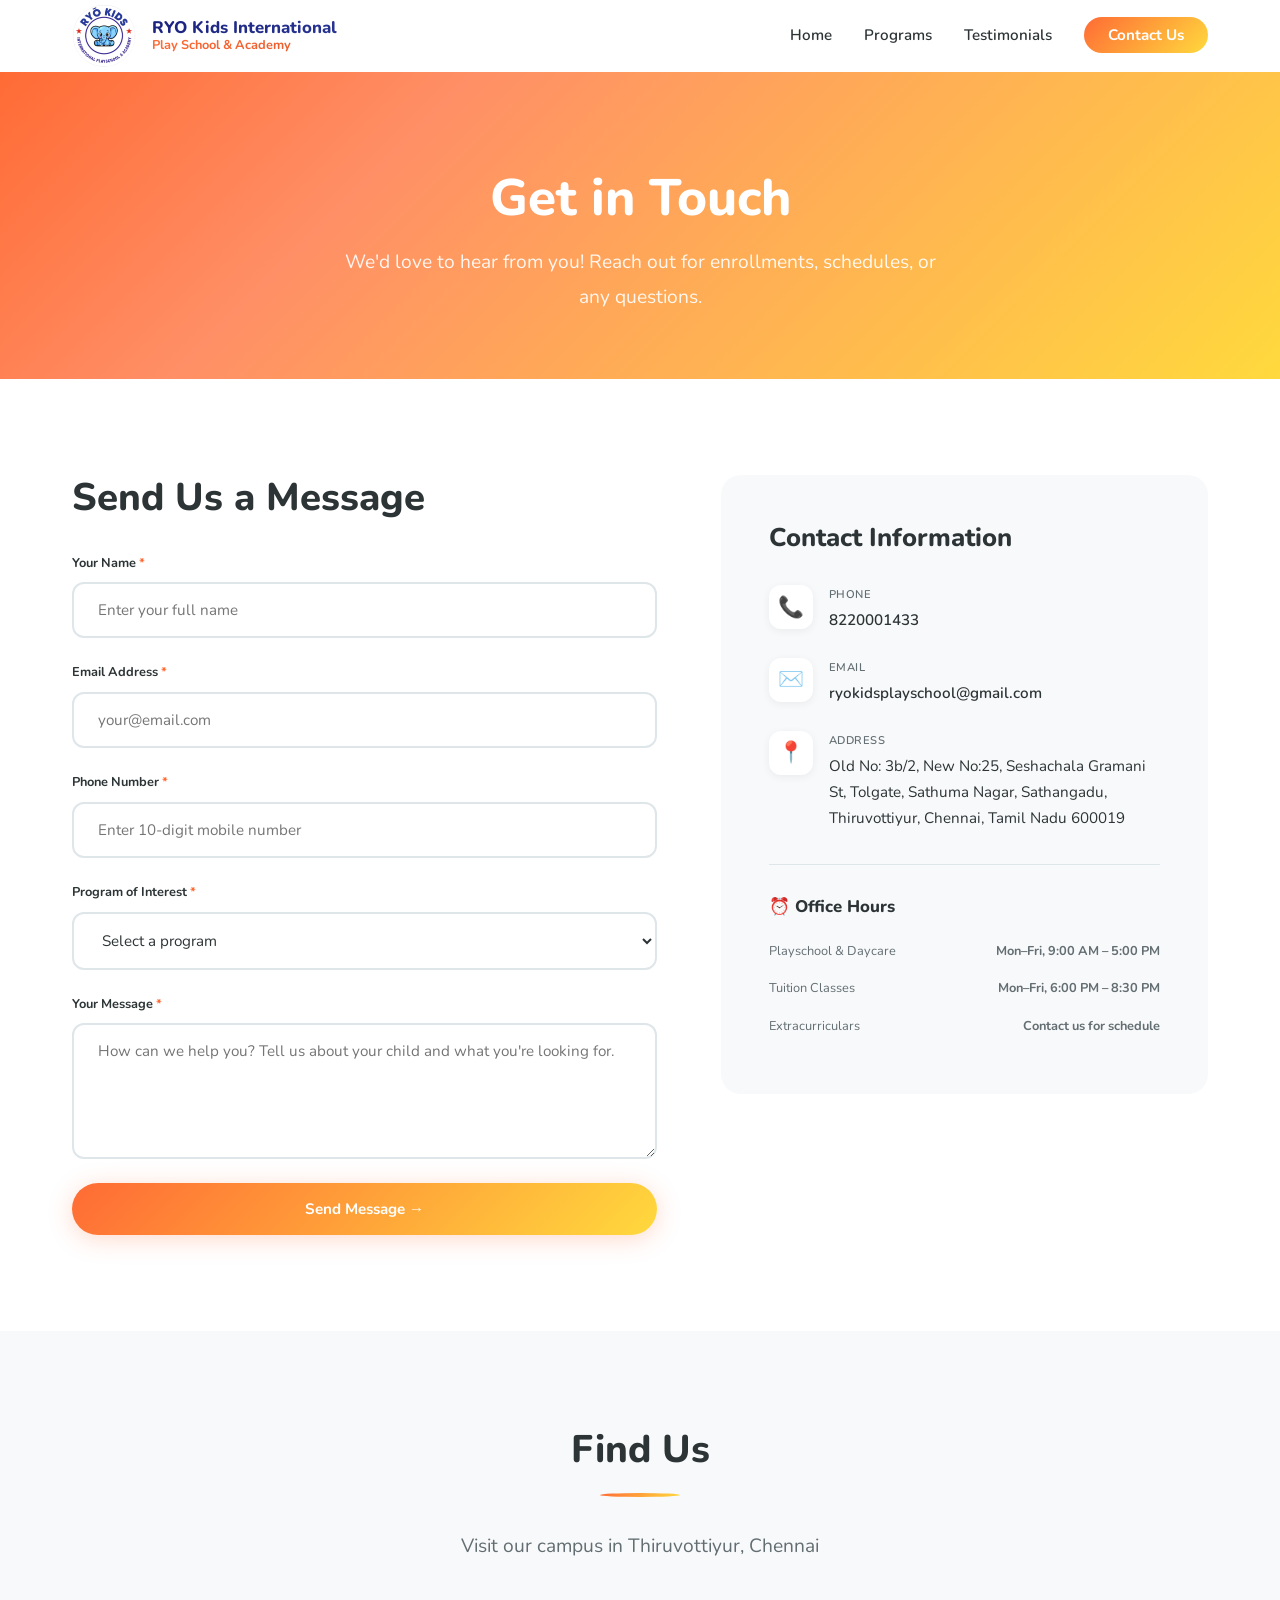
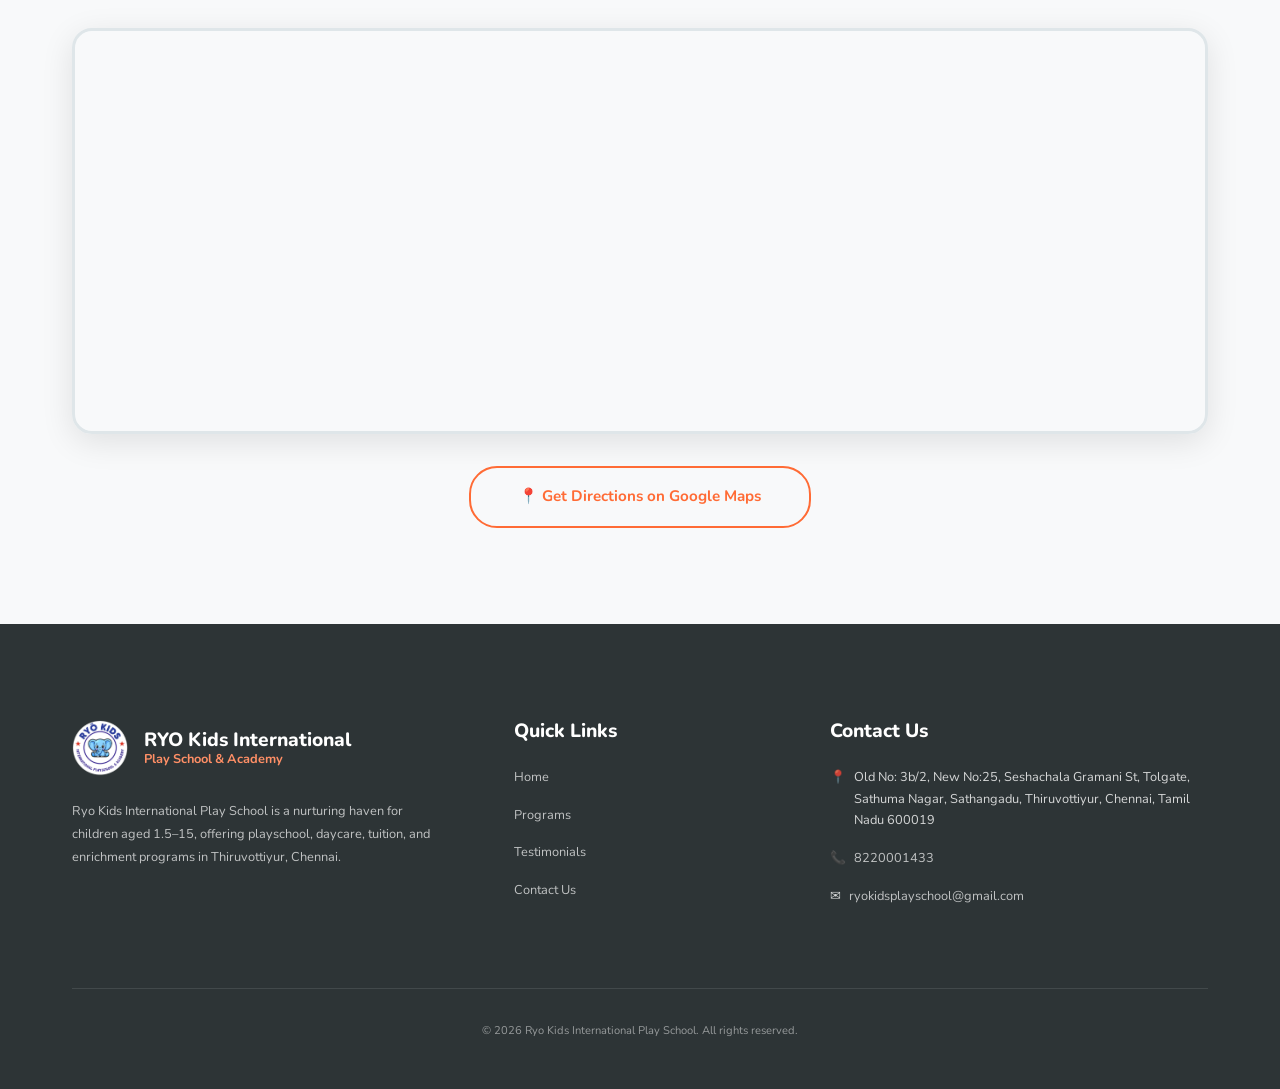
<file: contact.html>
<!DOCTYPE html>
<html lang="en">
<head>
  <meta charset="UTF-8">
  <meta name="viewport" content="width=device-width, initial-scale=1.0">
  <title>Contact Us | RYO Kids International Play School & Academy</title>
  <meta name="description" content="Contact RYO Kids International Play School & Academy for enrollments, fees, and schedules. Visit us at Thiruvottiyur, Chennai or call 8220001433.">
  <meta name="keywords" content="contact Ryo Kids, playschool enrollment Chennai, daycare admission Thiruvottiyur, kids program enquiry">
  <meta name="robots" content="index, follow">
  <meta name="google-site-verification" content="6ZugREjuafzNDoORmCs0Cfgq9xU_PKyqQUPVaTfYRO0">
  <link rel="canonical" href="http://ryokidsplayschool.com/contact.html">

  <!-- Open Graph -->
  <meta property="og:site_name" content="RYO Kids International Play School & Academy">
  <meta property="og:title" content="Contact Us | RYO Kids International Play School & Academy">
  <meta property="og:description" content="Get in touch for enrollments, schedules, and fees. We're in Thiruvottiyur, Chennai.">
  <meta property="og:type" content="website">
  <meta property="og:url" content="http://ryokidsplayschool.com/contact.html">
  <meta property="og:image" content="http://ryokidsplayschool.com/images/logo.png">

  <!-- Google Fonts -->
  <link rel="preconnect" href="https://fonts.googleapis.com">
  <link rel="preconnect" href="https://fonts.gstatic.com" crossorigin>
  <link href="https://fonts.googleapis.com/css2?family=Nunito:wght@400;600;700;800&display=swap" rel="stylesheet">

  <link rel="icon" type="image/png" href="images/logo.png">
  <link rel="stylesheet" href="index.css">

  <!-- Google Analytics -->
  <script async src="https://www.googletagmanager.com/gtag/js?id=G-XXXXXXXXXX"></script>
  <script>
    window.dataLayer = window.dataLayer || [];
    function gtag(){dataLayer.push(arguments);}
    gtag('js', new Date());
    gtag('config', 'G-XXXXXXXXXX');
  </script>
</head>
<body>
  <!-- Header -->
  <header class="header" id="header">
    <nav class="nav container" aria-label="Main navigation">
      <a class="nav-logo" href="index.html">
        <img src="images/logo.png" alt="RYO Kids Logo" class="nav-logo-img"><span class="logo-text"><span class="logo-line1">RYO Kids International</span><span class="logo-line2">Play School & Academy</span></span>
      </a>
      <ul class="nav-links" id="nav-links">
        <li><a href="index.html">Home</a></li>
        <li><a href="programs.html">Programs</a></li>
        <li><a href="testimonials.html">Testimonials</a></li>
        <li><a href="contact.html" class="nav-cta active">Contact Us</a></li>
      </ul>
      <button class="nav-toggle" id="nav-toggle" aria-label="Toggle navigation" aria-expanded="false">☰</button>
    </nav>
    <div class="nav-overlay" id="nav-overlay"></div>
  </header>

  <main>
    <!-- Page Hero -->
    <section class="page-hero" id="page-hero">
      <div class="container">
        <h1>Get in Touch</h1>
        <p>We'd love to hear from you! Reach out for enrollments, schedules, or any questions.</p>
      </div>
    </section>

    <!-- Contact Section -->
    <section class="section" id="contact-section">
      <div class="container">
        <div class="contact-layout">

          <!-- Contact Form -->
          <div>
            <h2 style="margin-bottom: var(--space-xl);">Send Us a Message</h2>
            <!-- Configure form action URL to your backend endpoint -->
            <form id="contact-form" class="contact-form" action="#" method="POST" novalidate>

              <div class="form-group">
                <label for="name">Your Name <span style="color: var(--color-primary);">*</span></label>
                <input type="text" id="name" name="name" required placeholder="Enter your full name" autocomplete="name">
                <span class="form-error-text">Please enter your name</span>
              </div>

              <div class="form-group">
                <label for="email">Email Address <span style="color: var(--color-primary);">*</span></label>
                <input type="email" id="email" name="email" required placeholder="your@email.com" autocomplete="email">
                <span class="form-error-text">Please enter a valid email address</span>
              </div>

              <div class="form-group">
                <label for="phone">Phone Number <span style="color: var(--color-primary);">*</span></label>
                <input type="tel" id="phone" name="phone" required placeholder="Enter 10-digit mobile number" autocomplete="tel" maxlength="10" pattern="[0-9]{10}" inputmode="numeric">
                <span class="form-error-text">Please enter a valid 10-digit mobile number</span>
              </div>

              <div class="form-group">
                <label for="program">Program of Interest <span style="color: var(--color-primary);">*</span></label>
                <select id="program" name="program" required>
                  <option value="">Select a program</option>
                  <option value="playschool">Playschool & Daycare</option>
                  <option value="tuition">Tuition (Grades 1–10)</option>
                  <option value="drawing">Drawing</option>
                  <option value="karate">Karate</option>
                  <option value="dance">Dance</option>
                  <option value="keyboard">Keyboard Music</option>
                  <option value="handwriting">Handwriting</option>
                  <option value="yoga">Yoga</option>
                  <option value="tenth-grade">10th Grade Special Coaching</option>
                  <option value="summer-classes">Summer Classes</option>
                </select>
                <span class="form-error-text">Please select a program</span>
              </div>

              <div class="form-group">
                <label for="message">Your Message <span style="color: var(--color-primary);">*</span></label>
                <textarea id="message" name="message" rows="5" required placeholder="How can we help you? Tell us about your child and what you're looking for."></textarea>
                <span class="form-error-text">Please enter your message</span>
              </div>

              <button type="submit" class="btn-primary" id="submit-btn" style="width: 100%; justify-content: center;">Send Message →</button>

              <!-- Success Message -->
              <div id="form-success" class="form-message success" style="display: none;">
                ✅ Thank you for reaching out! We'll get back to you within 24 hours.
              </div>

              <!-- Error Message -->
              <div id="form-error" class="form-message error" style="display: none;">
                ❌ Something went wrong. Please try again, or contact us directly at <a href="tel:8220001433">8220001433</a> or <a href="mailto:ryokidsplayschool@gmail.com">ryokidsplayschool@gmail.com</a>
              </div>
            </form>
          </div>

          <!-- Contact Info Sidebar -->
          <div>
            <div class="contact-info-card">
              <h3>Contact Information</h3>

              <div class="contact-info-item">
                <div class="contact-info-icon">📞</div>
                <div>
                  <div class="contact-info-label">Phone</div>
                  <a href="tel:8220001433">8220001433</a>
                </div>
              </div>

              <div class="contact-info-item">
                <div class="contact-info-icon">✉️</div>
                <div>
                  <div class="contact-info-label">Email</div>
                  <a href="mailto:ryokidsplayschool@gmail.com">ryokidsplayschool@gmail.com</a>
                </div>
              </div>

              <div class="contact-info-item">
                <div class="contact-info-icon">📍</div>
                <div>
                  <div class="contact-info-label">Address</div>
                  <span>Old No: 3b/2, New No:25, Seshachala Gramani St, Tolgate, Sathuma Nagar, Sathangadu, Thiruvottiyur, Chennai, Tamil Nadu 600019</span>
                </div>
              </div>

              <div class="office-hours">
                <h4>⏰ Office Hours</h4>
                <div class="office-hours-item">
                  <span>Playschool & Daycare</span>
                  <strong>Mon–Fri, 9:00 AM – 5:00 PM</strong>
                </div>
                <div class="office-hours-item">
                  <span>Tuition Classes</span>
                  <strong>Mon–Fri, 6:00 PM – 8:30 PM</strong>
                </div>
                <div class="office-hours-item">
                  <span>Extracurriculars</span>
                  <strong>Contact us for schedule</strong>
                </div>
              </div>
            </div>
          </div>

        </div>
      </div>
    </section>

    <!-- Google Map Section -->
    <section class="section section-alt" id="map-section">
      <div class="container">
        <h2 class="section-title">Find Us</h2>
        <p class="section-subtitle">Visit our campus in Thiruvottiyur, Chennai</p>

        <div class="map-container">
          <iframe
            src="https://www.google.com/maps/embed?pb=!1m18!1m12!1m3!1d3885.2!2d80.3!3d13.15!2m3!1f0!2f0!3f0!3m2!1i1024!2i768!4f13.1!3m3!1m2!1s0x0%3A0x0!2sSeshachala+Gramani+St%2C+Sathangadu%2C+Thiruvottiyur%2C+Chennai%2C+Tamil+Nadu+600019!5e0!3m2!1sen!2sin!4v1"
            width="100%"
            height="400"
            style="border:0;"
            allowfullscreen=""
            loading="lazy"
            referrerpolicy="no-referrer-when-downgrade"
            title="Ryo Kids International Play School Location"
          ></iframe>
        </div>

        <div class="text-center" style="margin-top: var(--space-xl);">
          <a class="btn-secondary" href="https://www.google.com/maps/search/Old+No+3b+2+New+No+25+Seshachala+Gramani+St+Tolgate+Sathuma+Nagar+Sathangadu+Thiruvottiyur+Chennai+Tamil+Nadu+600019" target="_blank" rel="noopener noreferrer" id="map-directions-link">
            📍 Get Directions on Google Maps
          </a>
        </div>
      </div>
    </section>
  </main>

  <!-- Footer -->
  <footer class="footer" id="footer">
    <div class="container">
      <div class="footer-grid">
        <div>
          <div class="footer-brand">
            <img src="images/logo.png" alt="RYO Kids Logo">
            <div class="footer-brand-text">
              <span class="footer-line1">RYO Kids International</span>
              <span class="footer-line2">Play School & Academy</span>
            </div>
          </div>
          <p>Ryo Kids International Play School is a nurturing haven for children aged 1.5–15, offering playschool, daycare, tuition, and enrichment programs in Thiruvottiyur, Chennai.</p>
        </div>
        <div>
          <h4>Quick Links</h4>
          <div class="footer-links">
            <a href="index.html">Home</a>
            <a href="programs.html">Programs</a>
            <a href="testimonials.html">Testimonials</a>
            <a href="contact.html">Contact Us</a>
          </div>
        </div>
        <div>
          <h4>Contact Us</h4>
          <div class="footer-contact-item"><span>📍</span><span>Old No: 3b/2, New No:25, Seshachala Gramani St, Tolgate, Sathuma Nagar, Sathangadu, Thiruvottiyur, Chennai, Tamil Nadu 600019</span></div>
          <div class="footer-contact-item"><span>📞</span><a href="tel:8220001433">8220001433</a></div>
          <div class="footer-contact-item"><span>✉</span><a href="mailto:ryokidsplayschool@gmail.com">ryokidsplayschool@gmail.com</a></div>
        </div>
      </div>
      <div class="footer-bottom">
        <p>© 2026 Ryo Kids International Play School. All rights reserved.</p>
      </div>
    </div>
  </footer>

  <button class="back-to-top" id="back-to-top" aria-label="Back to top">↑</button>
  <script src="script.js"></script>
</body>
</html>
</file>
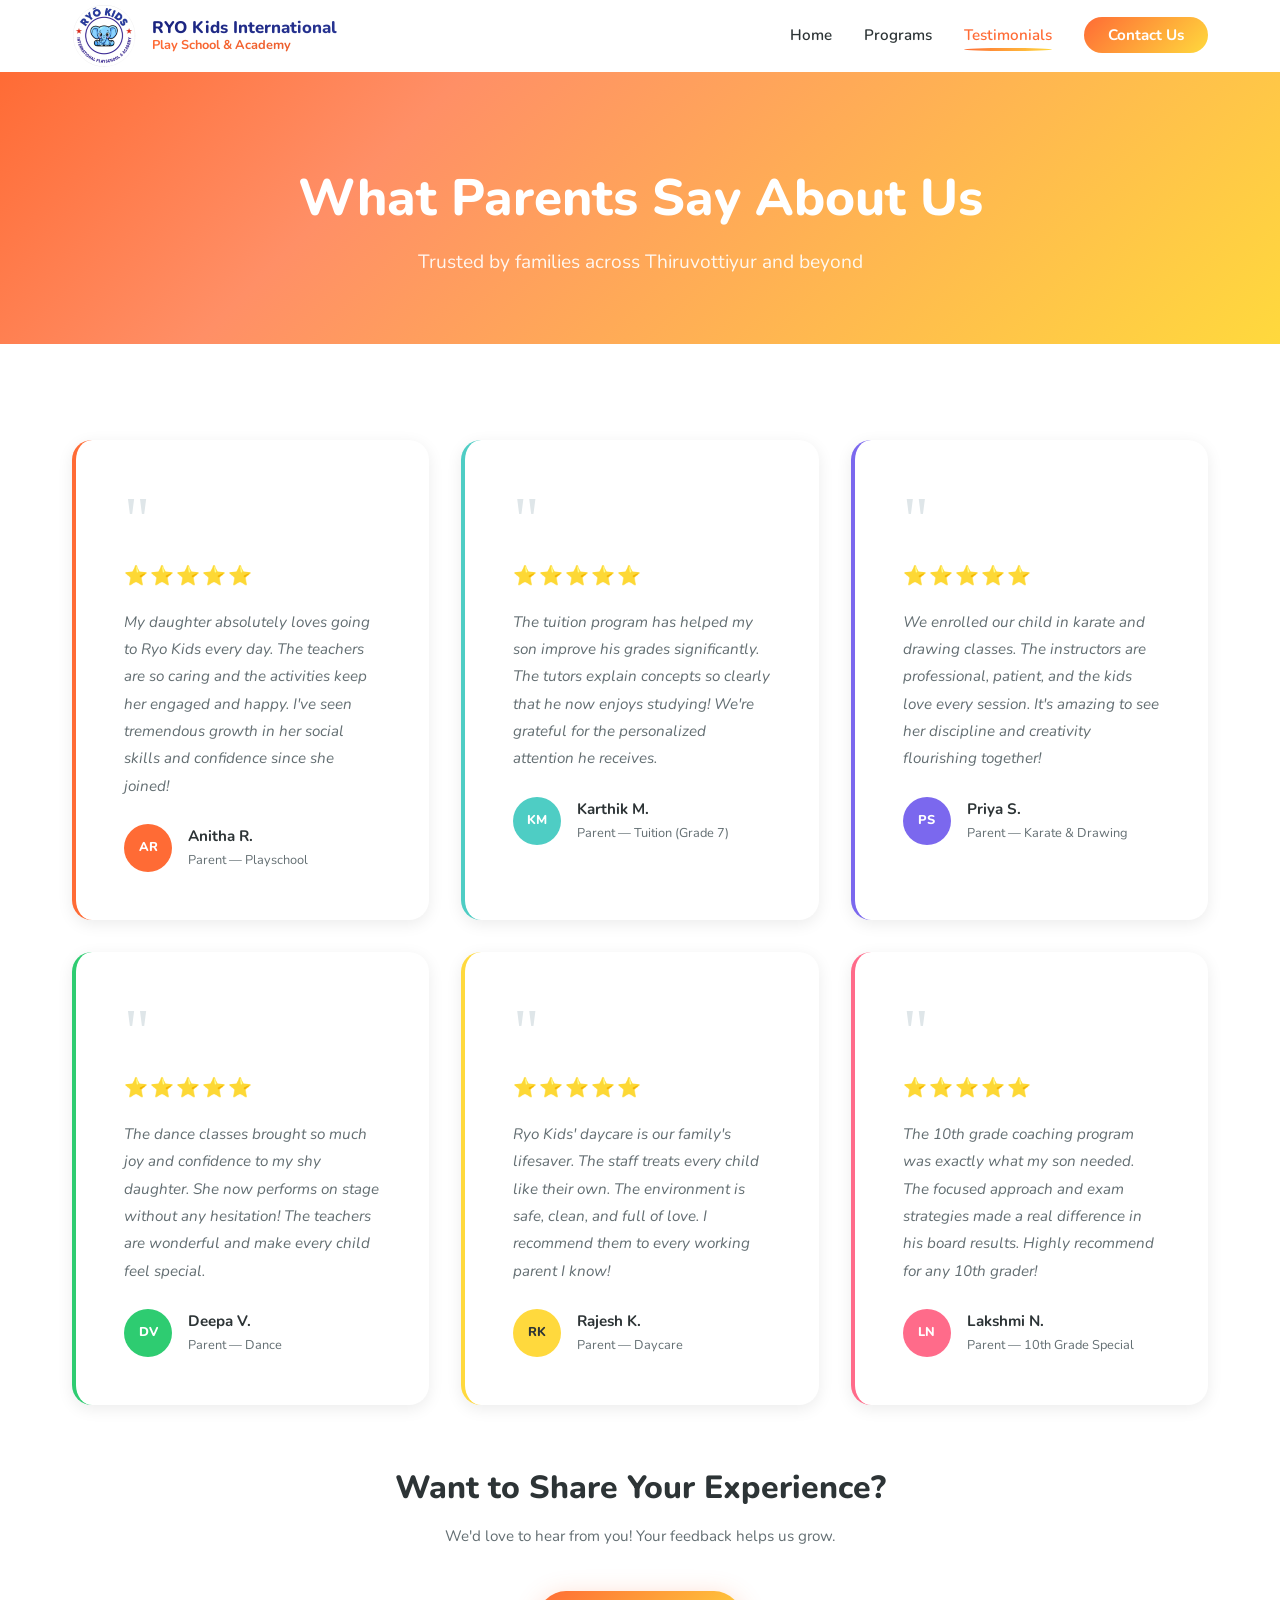
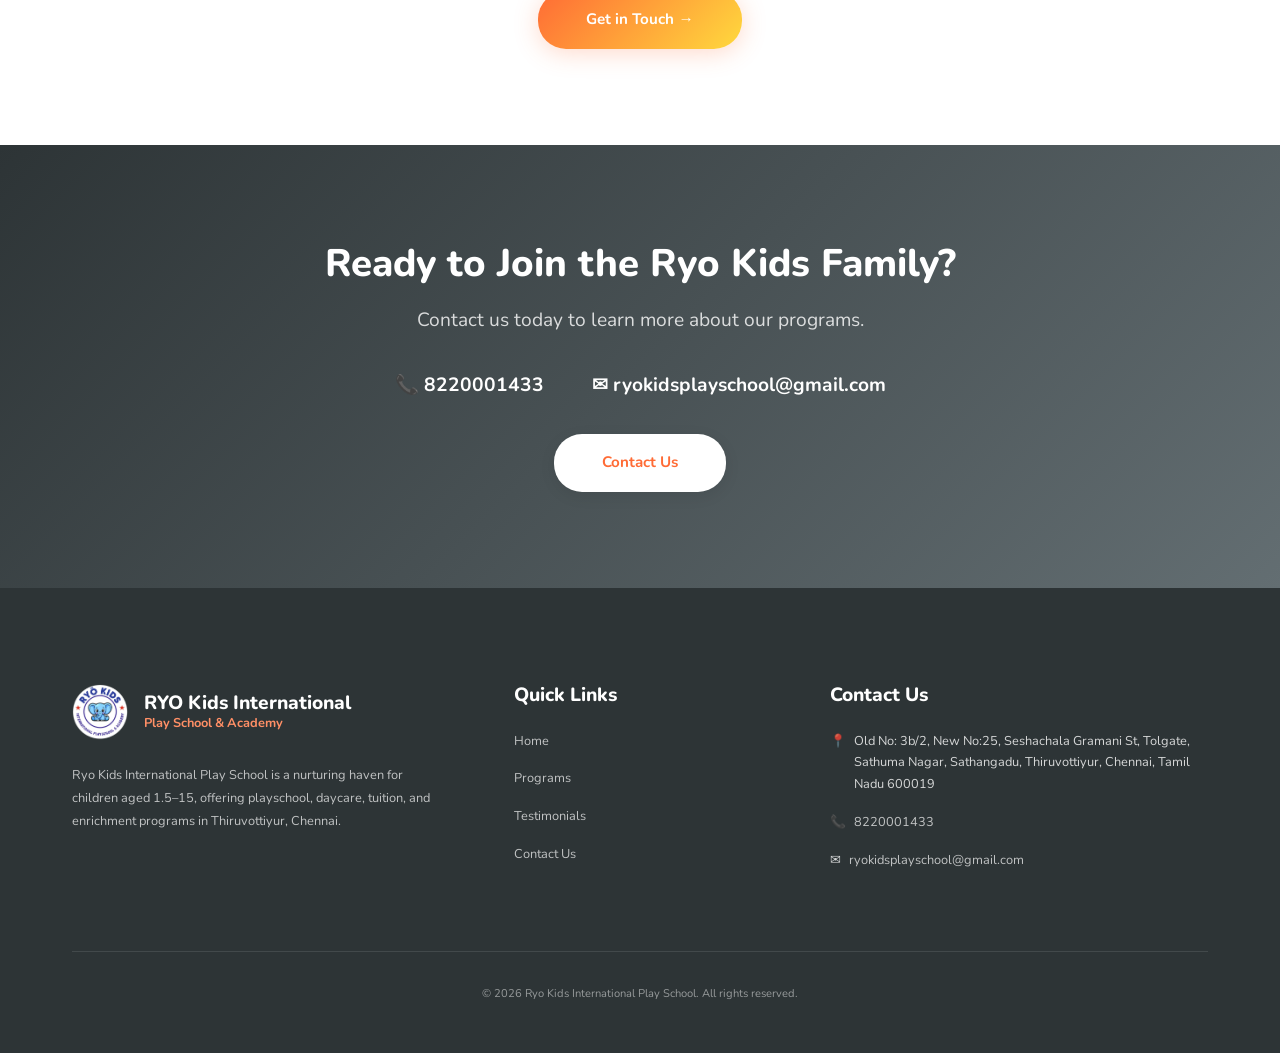
<file: testimonials.html>
<!DOCTYPE html>
<html lang="en">
<head>
  <meta charset="UTF-8">
  <meta name="viewport" content="width=device-width, initial-scale=1.0">
  <title>Parent Testimonials | RYO Kids International Play School & Academy</title>
  <meta name="description" content="Read what parents say about RYO Kids International Play School & Academy. Trusted by families across Thiruvottiyur, Chennai for playschool, daycare, tuition, and enrichment programs.">
  <meta name="keywords" content="Ryo Kids reviews, playschool testimonials Chennai, parent reviews, daycare feedback Thiruvottiyur">
  <meta name="robots" content="index, follow">
  <meta name="google-site-verification" content="6ZugREjuafzNDoORmCs0Cfgq9xU_PKyqQUPVaTfYRO0">
  <link rel="canonical" href="http://ryokidsplayschool.com/testimonials.html">

  <!-- Open Graph -->
  <meta property="og:site_name" content="RYO Kids International Play School & Academy">
  <meta property="og:title" content="Parent Testimonials | RYO Kids International Play School & Academy">
  <meta property="og:description" content="Hear from families who trust RYO Kids with their children's growth and education.">
  <meta property="og:type" content="website">
  <meta property="og:url" content="http://ryokidsplayschool.com/testimonials.html">
  <meta property="og:image" content="http://ryokidsplayschool.com/images/logo.png">

  <!-- Google Fonts -->
  <link rel="preconnect" href="https://fonts.googleapis.com">
  <link rel="preconnect" href="https://fonts.gstatic.com" crossorigin>
  <link href="https://fonts.googleapis.com/css2?family=Nunito:wght@400;600;700;800&display=swap" rel="stylesheet">

  <link rel="icon" type="image/png" href="images/logo.png">
  <link rel="stylesheet" href="index.css">

  <!-- Google Analytics -->
  <script async src="https://www.googletagmanager.com/gtag/js?id=G-XXXXXXXXXX"></script>
  <script>
    window.dataLayer = window.dataLayer || [];
    function gtag(){dataLayer.push(arguments);}
    gtag('js', new Date());
    gtag('config', 'G-XXXXXXXXXX');
  </script>
</head>
<body>
  <!-- Header -->
  <header class="header" id="header">
    <nav class="nav container" aria-label="Main navigation">
      <a class="nav-logo" href="index.html">
        <img src="images/logo.png" alt="RYO Kids Logo" class="nav-logo-img"><span class="logo-text"><span class="logo-line1">RYO Kids International</span><span class="logo-line2">Play School & Academy</span></span>
      </a>
      <ul class="nav-links" id="nav-links">
        <li><a href="index.html">Home</a></li>
        <li><a href="programs.html">Programs</a></li>
        <li><a href="testimonials.html" class="active">Testimonials</a></li>
        <li><a href="contact.html" class="nav-cta">Contact Us</a></li>
      </ul>
      <button class="nav-toggle" id="nav-toggle" aria-label="Toggle navigation" aria-expanded="false">☰</button>
    </nav>
    <div class="nav-overlay" id="nav-overlay"></div>
  </header>

  <main>
    <!-- Page Hero -->
    <section class="page-hero" id="page-hero">
      <div class="container">
        <h1>What Parents Say About Us</h1>
        <p>Trusted by families across Thiruvottiyur and beyond</p>
      </div>
    </section>

    <!-- Testimonials Grid -->
    <section class="section" id="testimonials-section">
      <div class="container">
        <div class="testimonials-grid">

          <!-- Card 1 -->
          <div class="testimonial-card card animate-in" id="testimonial-1">
            <div class="testimonial-quote-mark">"</div>
            <div class="testimonial-stars">⭐⭐⭐⭐⭐</div>
            <p class="testimonial-text">My daughter absolutely loves going to Ryo Kids every day. The teachers are so caring and the activities keep her engaged and happy. I've seen tremendous growth in her social skills and confidence since she joined!</p>
            <div class="testimonial-author">
              <div class="testimonial-avatar">AR</div>
              <div>
                <div class="testimonial-name">Anitha R.</div>
                <div class="testimonial-context">Parent — Playschool</div>
              </div>
            </div>
          </div>

          <!-- Card 2 -->
          <div class="testimonial-card card animate-in" id="testimonial-2">
            <div class="testimonial-quote-mark">"</div>
            <div class="testimonial-stars">⭐⭐⭐⭐⭐</div>
            <p class="testimonial-text">The tuition program has helped my son improve his grades significantly. The tutors explain concepts so clearly that he now enjoys studying! We're grateful for the personalized attention he receives.</p>
            <div class="testimonial-author">
              <div class="testimonial-avatar">KM</div>
              <div>
                <div class="testimonial-name">Karthik M.</div>
                <div class="testimonial-context">Parent — Tuition (Grade 7)</div>
              </div>
            </div>
          </div>

          <!-- Card 3 -->
          <div class="testimonial-card card animate-in" id="testimonial-3">
            <div class="testimonial-quote-mark">"</div>
            <div class="testimonial-stars">⭐⭐⭐⭐⭐</div>
            <p class="testimonial-text">We enrolled our child in karate and drawing classes. The instructors are professional, patient, and the kids love every session. It's amazing to see her discipline and creativity flourishing together!</p>
            <div class="testimonial-author">
              <div class="testimonial-avatar">PS</div>
              <div>
                <div class="testimonial-name">Priya S.</div>
                <div class="testimonial-context">Parent — Karate & Drawing</div>
              </div>
            </div>
          </div>

          <!-- Card 4 -->
          <div class="testimonial-card card animate-in" id="testimonial-4">
            <div class="testimonial-quote-mark">"</div>
            <div class="testimonial-stars">⭐⭐⭐⭐⭐</div>
            <p class="testimonial-text">The dance classes brought so much joy and confidence to my shy daughter. She now performs on stage without any hesitation! The teachers are wonderful and make every child feel special.</p>
            <div class="testimonial-author">
              <div class="testimonial-avatar">DV</div>
              <div>
                <div class="testimonial-name">Deepa V.</div>
                <div class="testimonial-context">Parent — Dance</div>
              </div>
            </div>
          </div>

          <!-- Card 5 -->
          <div class="testimonial-card card animate-in" id="testimonial-5">
            <div class="testimonial-quote-mark">"</div>
            <div class="testimonial-stars">⭐⭐⭐⭐⭐</div>
            <p class="testimonial-text">Ryo Kids' daycare is our family's lifesaver. The staff treats every child like their own. The environment is safe, clean, and full of love. I recommend them to every working parent I know!</p>
            <div class="testimonial-author">
              <div class="testimonial-avatar">RK</div>
              <div>
                <div class="testimonial-name">Rajesh K.</div>
                <div class="testimonial-context">Parent — Daycare</div>
              </div>
            </div>
          </div>

          <!-- Card 6 -->
          <div class="testimonial-card card animate-in" id="testimonial-6">
            <div class="testimonial-quote-mark">"</div>
            <div class="testimonial-stars">⭐⭐⭐⭐⭐</div>
            <p class="testimonial-text">The 10th grade coaching program was exactly what my son needed. The focused approach and exam strategies made a real difference in his board results. Highly recommend for any 10th grader!</p>
            <div class="testimonial-author">
              <div class="testimonial-avatar">LN</div>
              <div>
                <div class="testimonial-name">Lakshmi N.</div>
                <div class="testimonial-context">Parent — 10th Grade Special</div>
              </div>
            </div>
          </div>

        </div>

        <!-- CTA -->
        <div class="text-center" style="margin-top: var(--space-3xl);">
          <h3>Want to Share Your Experience?</h3>
          <p>We'd love to hear from you! Your feedback helps us grow.</p>
          <a class="btn-primary" href="contact.html" id="testimonials-contact-cta" style="margin-top: var(--space-lg);">Get in Touch →</a>
        </div>
      </div>
    </section>

    <!-- Contact CTA Strip -->
    <section class="section contact-cta" id="contact-cta">
      <div class="container">
        <h2>Ready to Join the Ryo Kids Family?</h2>
        <p>Contact us today to learn more about our programs.</p>
        <div class="contact-cta-links">
          <a href="tel:8220001433">📞 8220001433</a>
          <a href="mailto:ryokidsplayschool@gmail.com">✉ ryokidsplayschool@gmail.com</a>
        </div>
        <a class="btn-white" href="contact.html">Contact Us</a>
      </div>
    </section>
  </main>

  <!-- Footer -->
  <footer class="footer" id="footer">
    <div class="container">
      <div class="footer-grid">
        <div>
          <div class="footer-brand">
            <img src="images/logo.png" alt="RYO Kids Logo">
            <div class="footer-brand-text">
              <span class="footer-line1">RYO Kids International</span>
              <span class="footer-line2">Play School & Academy</span>
            </div>
          </div>
          <p>Ryo Kids International Play School is a nurturing haven for children aged 1.5–15, offering playschool, daycare, tuition, and enrichment programs in Thiruvottiyur, Chennai.</p>
        </div>
        <div>
          <h4>Quick Links</h4>
          <div class="footer-links">
            <a href="index.html">Home</a>
            <a href="programs.html">Programs</a>
            <a href="testimonials.html">Testimonials</a>
            <a href="contact.html">Contact Us</a>
          </div>
        </div>
        <div>
          <h4>Contact Us</h4>
          <div class="footer-contact-item"><span>📍</span><span>Old No: 3b/2, New No:25, Seshachala Gramani St, Tolgate, Sathuma Nagar, Sathangadu, Thiruvottiyur, Chennai, Tamil Nadu 600019</span></div>
          <div class="footer-contact-item"><span>📞</span><a href="tel:8220001433">8220001433</a></div>
          <div class="footer-contact-item"><span>✉</span><a href="mailto:ryokidsplayschool@gmail.com">ryokidsplayschool@gmail.com</a></div>
        </div>
      </div>
      <div class="footer-bottom">
        <p>© 2026 Ryo Kids International Play School. All rights reserved.</p>
      </div>
    </div>
  </footer>

  <button class="back-to-top" id="back-to-top" aria-label="Back to top">↑</button>
  <script src="script.js"></script>
</body>
</html>
</file>
<file: index.css>
/* ============================================
   RYO KIDS INTERNATIONAL PLAY SCHOOL
   Design System & Global Styles
   ============================================ */

/* ---------- CSS Reset ---------- */
*, *::before, *::after {
  box-sizing: border-box;
  margin: 0;
  padding: 0;
}

html {
  scroll-behavior: smooth;
  scroll-padding-top: 80px;
}

/* ---------- Design Tokens ---------- */
:root {
  /* Primary Colors */
  --color-primary: #FF6B35;
  --color-primary-dark: #E55A2B;
  --color-primary-light: #FF8F66;
  --color-secondary: #4ECDC4;
  --color-secondary-dark: #3DBDB5;
  --color-secondary-light: #7EDDD7;
  --color-accent: #7B68EE;
  --color-accent-light: #9D8FF2;

  /* Supporting Colors */
  --color-yellow: #FFD93D;
  --color-yellow-light: #FFF3B0;
  --color-green: #2ECC71;
  --color-green-light: #A3E4C1;
  --color-pink: #FF6B8A;
  --color-pink-light: #FFB3C6;

  /* Neutrals */
  --color-dark: #2D3436;
  --color-dark-soft: #636E72;
  --color-gray: #B2BEC3;
  --color-gray-light: #DFE6E9;
  --color-light: #F8F9FA;
  --color-white: #FFFFFF;

  /* Gradients */
  --gradient-primary: linear-gradient(135deg, #FF6B35 0%, #FFD93D 100%);
  --gradient-secondary: linear-gradient(135deg, #4ECDC4 0%, #7B68EE 100%);
  --gradient-hero: linear-gradient(135deg, #FF6B35 0%, #FF8F66 30%, #FFD93D 100%);
  --gradient-cta: linear-gradient(135deg, #4ECDC4 0%, #2ECC71 100%);
  --gradient-dark: linear-gradient(135deg, #2D3436 0%, #636E72 100%);

  /* Typography */
  --font-primary: 'Nunito', sans-serif;
  --fs-xs: clamp(0.7rem, 0.8vw, 0.8rem);
  --fs-sm: clamp(0.8rem, 0.9vw, 0.9rem);
  --fs-base: clamp(0.95rem, 1vw, 1.05rem);
  --fs-md: clamp(1.05rem, 1.15vw, 1.15rem);
  --fs-lg: clamp(1.2rem, 1.5vw, 1.35rem);
  --fs-xl: clamp(1.4rem, 2vw, 1.75rem);
  --fs-2xl: clamp(1.75rem, 2.5vw, 2.25rem);
  --fs-3xl: clamp(2rem, 3vw, 2.75rem);
  --fs-4xl: clamp(2.5rem, 4vw, 3.5rem);

  /* Spacing */
  --space-xs: 0.25rem;
  --space-sm: 0.5rem;
  --space-md: 1rem;
  --space-lg: 1.5rem;
  --space-xl: 2rem;
  --space-2xl: 3rem;
  --space-3xl: 4rem;
  --space-4xl: 6rem;

  /* Border Radius */
  --radius-sm: 6px;
  --radius-md: 12px;
  --radius-lg: 20px;
  --radius-xl: 28px;
  --radius-full: 50%;

  /* Shadows */
  --shadow-sm: 0 2px 8px rgba(0,0,0,0.06);
  --shadow-md: 0 4px 16px rgba(0,0,0,0.08);
  --shadow-lg: 0 8px 32px rgba(0,0,0,0.1);
  --shadow-xl: 0 16px 48px rgba(0,0,0,0.12);
  --shadow-glow: 0 4px 24px rgba(255,107,53,0.25);

  /* Transitions */
  --transition-fast: 0.2s ease;
  --transition-normal: 0.3s ease;
  --transition-slow: 0.5s ease;
  --transition-bounce: 0.4s cubic-bezier(0.34, 1.56, 0.64, 1);

  /* Layout */
  --max-width: 1200px;
  --header-height: 72px;
}

/* ---------- Base Styles ---------- */
body {
  font-family: var(--font-primary);
  font-size: var(--fs-base);
  color: var(--color-dark);
  background-color: var(--color-white);
  line-height: 1.7;
  -webkit-font-smoothing: antialiased;
  -moz-osx-font-smoothing: grayscale;
  overflow-x: hidden;
}

h1, h2, h3, h4, h5, h6 {
  font-weight: 800;
  line-height: 1.2;
  color: var(--color-dark);
  margin-bottom: var(--space-md);
}

h1 { font-size: var(--fs-4xl); }
h2 { font-size: var(--fs-3xl); }
h3 { font-size: var(--fs-2xl); }
h4 { font-size: var(--fs-xl); }
h5 { font-size: var(--fs-lg); }
h6 { font-size: var(--fs-md); }

p {
  margin-bottom: var(--space-md);
  color: var(--color-dark-soft);
  line-height: 1.8;
}

a {
  color: var(--color-primary);
  text-decoration: none;
  transition: color var(--transition-fast);
}

a:hover {
  color: var(--color-primary-dark);
}

img {
  max-width: 100%;
  height: auto;
  display: block;
}

ul, ol {
  list-style: none;
}

/* ---------- Layout Utilities ---------- */
.container {
  max-width: var(--max-width);
  margin: 0 auto;
  padding: 0 var(--space-xl);
}

.section {
  padding: var(--space-4xl) 0;
}

.section-alt {
  background-color: var(--color-light);
}

.grid {
  display: grid;
  gap: var(--space-xl);
}

.flex-center {
  display: flex;
  align-items: center;
  justify-content: center;
}

.flex-between {
  display: flex;
  align-items: center;
  justify-content: space-between;
}

.flex-column {
  display: flex;
  flex-direction: column;
}

.text-center {
  text-align: center;
}

/* ---------- Section Title ---------- */
.section-title {
  font-size: var(--fs-3xl);
  text-align: center;
  margin-bottom: var(--space-3xl);
  position: relative;
  padding-bottom: var(--space-lg);
}

.section-title::after {
  content: '';
  position: absolute;
  bottom: 0;
  left: 50%;
  transform: translateX(-50%);
  width: 80px;
  height: 4px;
  background: var(--gradient-primary);
  border-radius: var(--radius-full);
}

.section-subtitle {
  text-align: center;
  font-size: var(--fs-lg);
  color: var(--color-dark-soft);
  max-width: 600px;
  margin: calc(-1 * var(--space-xl)) auto var(--space-3xl);
}

/* ---------- Buttons ---------- */
.btn-primary {
  display: inline-flex;
  align-items: center;
  gap: var(--space-sm);
  padding: var(--space-md) var(--space-2xl);
  background: var(--gradient-primary);
  color: var(--color-white);
  font-family: var(--font-primary);
  font-size: var(--fs-base);
  font-weight: 700;
  border: none;
  border-radius: var(--radius-xl);
  cursor: pointer;
  transition: all var(--transition-normal);
  box-shadow: var(--shadow-glow);
  text-decoration: none;
}

.btn-primary:hover {
  transform: translateY(-2px);
  box-shadow: 0 8px 32px rgba(255,107,53,0.35);
  color: var(--color-white);
}

.btn-primary:active {
  transform: translateY(0);
}

.btn-secondary {
  display: inline-flex;
  align-items: center;
  gap: var(--space-sm);
  padding: var(--space-md) var(--space-2xl);
  background: transparent;
  color: var(--color-primary);
  font-family: var(--font-primary);
  font-size: var(--fs-base);
  font-weight: 700;
  border: 2px solid var(--color-primary);
  border-radius: var(--radius-xl);
  cursor: pointer;
  transition: all var(--transition-normal);
  text-decoration: none;
}

.btn-secondary:hover {
  background: var(--color-primary);
  color: var(--color-white);
  transform: translateY(-2px);
}

.btn-white {
  display: inline-flex;
  align-items: center;
  gap: var(--space-sm);
  padding: var(--space-md) var(--space-2xl);
  background: var(--color-white);
  color: var(--color-primary);
  font-family: var(--font-primary);
  font-size: var(--fs-base);
  font-weight: 700;
  border: none;
  border-radius: var(--radius-xl);
  cursor: pointer;
  transition: all var(--transition-normal);
  box-shadow: var(--shadow-md);
  text-decoration: none;
}

.btn-white:hover {
  transform: translateY(-2px);
  box-shadow: var(--shadow-lg);
  color: var(--color-primary-dark);
}

/* ---------- Cards ---------- */
.card {
  background: var(--color-white);
  border-radius: var(--radius-lg);
  box-shadow: var(--shadow-md);
  overflow: hidden;
  transition: all var(--transition-normal);
}

.card:hover {
  transform: translateY(-6px);
  box-shadow: var(--shadow-xl);
}

/* ---------- Header / Navbar ---------- */
.header {
  position: fixed;
  top: 0;
  left: 0;
  right: 0;
  height: var(--header-height);
  background: rgba(255,255,255,0.95);
  backdrop-filter: blur(12px);
  -webkit-backdrop-filter: blur(12px);
  z-index: 1000;
  transition: all var(--transition-normal);
  border-bottom: 1px solid transparent;
}

.header.scrolled {
  background: rgba(255,255,255,0.98);
  border-bottom: 1px solid var(--color-gray-light);
  box-shadow: var(--shadow-sm);
}

.nav {
  display: flex;
  align-items: center;
  justify-content: space-between;
  height: 100%;
}

.nav-logo {
  font-size: var(--fs-lg);
  font-weight: 800;
  color: var(--color-dark);
  text-decoration: none;
  display: flex;
  align-items: center;
  gap: var(--space-md);
  transition: color var(--transition-fast);
}

.nav-logo:hover {
  color: var(--color-primary);
}

.nav-logo img {
  height: 64px;
  width: auto;
}

.nav-logo-img {
  height: 64px;
  width: 64px;
  border-radius: var(--radius-full);
  object-fit: cover;
  flex-shrink: 0;
}

.logo-text {
  display: flex;
  flex-direction: column;
  line-height: 1.2;
}

.logo-text .logo-line1 {
  background: linear-gradient(135deg, #1a237e 0%, #283593 100%);
  -webkit-background-clip: text;
  -webkit-text-fill-color: transparent;
  background-clip: text;
  font-size: var(--fs-md);
  font-weight: 800;
  white-space: nowrap;
}

.logo-text .logo-line2 {
  background: linear-gradient(135deg, #FF6B35 0%, #E55A2B 100%);
  -webkit-background-clip: text;
  -webkit-text-fill-color: transparent;
  background-clip: text;
  font-size: var(--fs-sm);
  font-weight: 700;
  white-space: nowrap;
}

.nav-links {
  display: flex;
  align-items: center;
  gap: var(--space-xl);
}

.nav-links a {
  font-size: var(--fs-base);
  font-weight: 600;
  color: var(--color-dark);
  text-decoration: none;
  position: relative;
  padding: var(--space-xs) 0;
  transition: color var(--transition-fast);
}

.nav-links a::after {
  content: '';
  position: absolute;
  bottom: -2px;
  left: 0;
  width: 0;
  height: 3px;
  background: var(--gradient-primary);
  border-radius: var(--radius-full);
  transition: width var(--transition-normal);
}

.nav-links a:hover,
.nav-links a.active {
  color: var(--color-primary);
}

.nav-links a:hover::after,
.nav-links a.active::after {
  width: 100%;
}

.nav-cta {
  padding: var(--space-sm) var(--space-lg) !important;
  background: var(--gradient-primary);
  color: var(--color-white) !important;
  border-radius: var(--radius-xl);
  font-weight: 700 !important;
}

.nav-cta::after {
  display: none !important;
}

.nav-cta:hover {
  color: var(--color-white) !important;
  transform: translateY(-1px);
  box-shadow: var(--shadow-glow);
}

.nav-toggle {
  display: none;
  background: none;
  border: none;
  font-size: 1.8rem;
  color: var(--color-dark);
  cursor: pointer;
  padding: var(--space-sm);
  line-height: 1;
  z-index: 1001;
}

/* ---------- Hero Section ---------- */
.hero {
  margin-top: var(--header-height);
  min-height: 85vh;
  display: flex;
  align-items: center;
  position: relative;
  overflow: hidden;
  background: url('images/hero-bg.jpg') center center / cover no-repeat;
}

/* Dark overlay for text readability over the colorful mural */
.hero::before {
  content: '';
  position: absolute;
  inset: 0;
  background: linear-gradient(
    135deg,
    rgba(0, 0, 0, 0.55) 0%,
    rgba(0, 0, 0, 0.35) 40%,
    rgba(0, 0, 0, 0.45) 100%
  );
  z-index: 0;
}

/* Decorative floating circle (subtle, on top of overlay) */
.hero::after {
  content: '';
  position: absolute;
  bottom: -30%;
  left: -10%;
  width: 400px;
  height: 400px;
  border-radius: 50%;
  background: rgba(255,255,255,0.06);
  animation: float 6s ease-in-out infinite reverse;
  z-index: 0;
}

.hero-content {
  position: relative;
  z-index: 1;
  text-align: center;
  padding: var(--space-4xl) 0;
}

.hero h1 {
  color: var(--color-white);
  margin-bottom: var(--space-lg);
  text-shadow:
    0 2px 12px rgba(0,0,0,0.5),
    0 4px 24px rgba(0,0,0,0.3);
  letter-spacing: 0.5px;
}

.hero p {
  color: rgba(255,255,255,0.95);
  font-size: var(--fs-lg);
  max-width: 700px;
  margin: 0 auto var(--space-2xl);
  text-shadow: 0 1px 8px rgba(0,0,0,0.4);
  font-weight: 600;
}

.hero-buttons {
  display: flex;
  gap: var(--space-lg);
  justify-content: center;
  flex-wrap: wrap;
}

/* ---------- Programs Grid (Homepage) ---------- */
.programs-grid {
  display: grid;
  grid-template-columns: repeat(3, 1fr);
  gap: var(--space-xl);
}

.program-card {
  text-decoration: none;
  color: inherit;
  display: flex;
  flex-direction: column;
}

.program-card:hover {
  color: inherit;
}

.program-card img {
  width: 100%;
  height: 220px;
  object-fit: cover;
  animation: imageBreathe 8s ease-in-out infinite;
  transition: transform var(--transition-normal);
}

.program-card:hover img {
  transform: scale(1.1);
}

.program-card-content {
  padding: var(--space-lg);
  flex: 1;
  display: flex;
  flex-direction: column;
}

.program-card h3 {
  font-size: var(--fs-lg);
  margin-bottom: var(--space-sm);
  color: var(--color-dark);
}

.program-card p {
  font-size: var(--fs-sm);
  color: var(--color-dark-soft);
  flex: 1;
}

.card-link {
  color: var(--color-primary);
  font-weight: 700;
  font-size: var(--fs-sm);
  display: inline-flex;
  align-items: center;
  gap: var(--space-xs);
  margin-top: var(--space-md);
  transition: gap var(--transition-fast);
}

.program-card:hover .card-link {
  gap: var(--space-sm);
}

/* ---------- Programs Page - Alternating Sections ---------- */
.program-section {
  display: grid;
  grid-template-columns: 1fr 1fr;
  gap: var(--space-3xl);
  align-items: center;
  padding: var(--space-4xl) 0;
}

.program-section:nth-child(even) .program-section-image {
  order: 2;
}

.program-section:nth-child(even) .program-section-content {
  order: 1;
}

.program-section-image {
  border-radius: var(--radius-lg);
  overflow: hidden;
  box-shadow: var(--shadow-lg);
  position: relative;
}

@keyframes imageBreathe {
  0% { transform: scale(1); }
  50% { transform: scale(1.06); }
  100% { transform: scale(1); }
}

.program-section-image img {
  width: 100%;
  height: 400px;
  object-fit: cover;
  border-radius: var(--radius-lg);
  display: block;
  animation: imageBreathe 8s ease-in-out infinite;
  transition: all var(--transition-slow);
}

.program-section:hover .program-section-image img {
  transform: scale(1.1);
}

.program-section-image::after {
  content: '';
  position: absolute;
  inset: 0;
  background: linear-gradient(to bottom, transparent 60%, rgba(0,0,0,0.15));
  pointer-events: none;
}

.program-section-content h2 {
  font-size: var(--fs-2xl);
  margin-bottom: var(--space-md);
  color: var(--color-dark);
}

.program-section-content .program-meta {
  display: flex;
  flex-wrap: wrap;
  gap: var(--space-md);
  margin-bottom: var(--space-lg);
}

.program-meta-item {
  display: inline-flex;
  align-items: center;
  gap: var(--space-xs);
  padding: var(--space-xs) var(--space-md);
  background: var(--color-light);
  border-radius: var(--radius-xl);
  font-size: var(--fs-sm);
  font-weight: 600;
  color: var(--color-dark-soft);
}

.program-section-content p {
  font-size: var(--fs-base);
  line-height: 1.8;
  color: var(--color-dark-soft);
  margin-bottom: var(--space-lg);
}

.program-section-content .btn-primary {
  align-self: flex-start;
}

/* Program section divider */
.program-section + .program-section {
  border-top: 1px solid var(--color-gray-light);
}

/* ---------- Quick Nav (Programs Page) ---------- */
.quick-nav {
  position: sticky;
  top: var(--header-height);
  background: var(--color-white);
  border-bottom: 1px solid var(--color-gray-light);
  z-index: 99;
  overflow-x: auto;
  -webkit-overflow-scrolling: touch;
  scrollbar-width: none;
}

.quick-nav::-webkit-scrollbar {
  display: none;
}

.quick-nav-links {
  display: flex;
  gap: var(--space-xs);
  padding: var(--space-md) var(--space-xl);
  max-width: var(--max-width);
  margin: 0 auto;
  white-space: nowrap;
}

.quick-nav-links a {
  padding: var(--space-sm) var(--space-lg);
  border-radius: var(--radius-xl);
  font-size: var(--fs-sm);
  font-weight: 600;
  color: var(--color-dark-soft);
  text-decoration: none;
  transition: all var(--transition-fast);
  flex-shrink: 0;
}

.quick-nav-links a:hover,
.quick-nav-links a.active {
  background: var(--color-primary);
  color: var(--color-white);
}

/* ---------- Testimonials Grid ---------- */
.testimonials-grid {
  display: grid;
  grid-template-columns: repeat(3, 1fr);
  gap: var(--space-xl);
}

.testimonial-card {
  padding: var(--space-2xl);
  position: relative;
  border-left: 4px solid var(--color-primary);
}

.testimonial-card:nth-child(2) { border-left-color: var(--color-secondary); }
.testimonial-card:nth-child(3) { border-left-color: var(--color-accent); }
.testimonial-card:nth-child(4) { border-left-color: var(--color-green); }
.testimonial-card:nth-child(5) { border-left-color: var(--color-yellow); }
.testimonial-card:nth-child(6) { border-left-color: var(--color-pink); }

.testimonial-quote-mark {
  font-size: 4rem;
  line-height: 1;
  color: var(--color-gray-light);
  font-family: Georgia, serif;
  margin-bottom: var(--space-sm);
}

.testimonial-stars {
  color: var(--color-yellow);
  font-size: var(--fs-lg);
  margin-bottom: var(--space-md);
  letter-spacing: 2px;
}

.testimonial-text {
  font-size: var(--fs-base);
  line-height: 1.8;
  color: var(--color-dark-soft);
  font-style: italic;
  margin-bottom: var(--space-lg);
}

.testimonial-author {
  display: flex;
  align-items: center;
  gap: var(--space-md);
}

.testimonial-avatar {
  width: 48px;
  height: 48px;
  border-radius: var(--radius-full);
  display: flex;
  align-items: center;
  justify-content: center;
  font-weight: 800;
  font-size: var(--fs-sm);
  color: var(--color-white);
  flex-shrink: 0;
}

.testimonial-card:nth-child(1) .testimonial-avatar { background: var(--color-primary); }
.testimonial-card:nth-child(2) .testimonial-avatar { background: var(--color-secondary); }
.testimonial-card:nth-child(3) .testimonial-avatar { background: var(--color-accent); }
.testimonial-card:nth-child(4) .testimonial-avatar { background: var(--color-green); }
.testimonial-card:nth-child(5) .testimonial-avatar { background: var(--color-yellow); color: var(--color-dark); }
.testimonial-card:nth-child(6) .testimonial-avatar { background: var(--color-pink); }

.testimonial-name {
  font-weight: 700;
  color: var(--color-dark);
  font-size: var(--fs-base);
}

.testimonial-context {
  font-size: var(--fs-sm);
  color: var(--color-dark-soft);
}

/* ---------- Contact Page ---------- */
.contact-layout {
  display: grid;
  grid-template-columns: 1.2fr 1fr;
  gap: var(--space-3xl);
}

.contact-form {
  display: flex;
  flex-direction: column;
  gap: var(--space-lg);
}

.form-group {
  display: flex;
  flex-direction: column;
  gap: var(--space-sm);
}

.form-group label {
  font-weight: 700;
  font-size: var(--fs-sm);
  color: var(--color-dark);
}

.form-group input,
.form-group textarea,
.form-group select {
  padding: var(--space-md) var(--space-lg);
  border: 2px solid var(--color-gray-light);
  border-radius: var(--radius-md);
  font-family: var(--font-primary);
  font-size: var(--fs-base);
  color: var(--color-dark);
  transition: border-color var(--transition-fast), box-shadow var(--transition-fast);
  background: var(--color-white);
  width: 100%;
}

.form-group input:focus,
.form-group textarea:focus,
.form-group select:focus {
  outline: none;
  border-color: var(--color-primary);
  box-shadow: 0 0 0 4px rgba(255,107,53,0.1);
}

.form-group input.error,
.form-group textarea.error {
  border-color: #e74c3c;
  box-shadow: 0 0 0 4px rgba(231,76,60,0.1);
}

.form-error-text {
  font-size: var(--fs-xs);
  color: #e74c3c;
  display: none;
}

.form-group input.error ~ .form-error-text,
.form-group textarea.error ~ .form-error-text {
  display: block;
}

.form-message {
  padding: var(--space-md) var(--space-lg);
  border-radius: var(--radius-md);
  font-weight: 600;
  font-size: var(--fs-sm);
}

.form-message.success {
  background: var(--color-green-light);
  color: #1a7a42;
  border: 1px solid var(--color-green);
}

.form-message.error {
  background: #ffeaea;
  color: #c0392b;
  border: 1px solid #e74c3c;
}

/* Contact Info Sidebar */
.contact-info-card {
  background: var(--color-light);
  border-radius: var(--radius-lg);
  padding: var(--space-2xl);
}

.contact-info-card h3 {
  font-size: var(--fs-xl);
  margin-bottom: var(--space-xl);
}

.contact-info-item {
  display: flex;
  align-items: flex-start;
  gap: var(--space-md);
  margin-bottom: var(--space-lg);
}

.contact-info-icon {
  width: 44px;
  height: 44px;
  border-radius: var(--radius-md);
  display: flex;
  align-items: center;
  justify-content: center;
  font-size: 1.3rem;
  flex-shrink: 0;
  background: var(--color-white);
  box-shadow: var(--shadow-sm);
}

.contact-info-item a {
  color: var(--color-dark);
  font-weight: 600;
  transition: color var(--transition-fast);
}

.contact-info-item a:hover {
  color: var(--color-primary);
}

.contact-info-label {
  font-size: var(--fs-xs);
  color: var(--color-dark-soft);
  font-weight: 600;
  text-transform: uppercase;
  letter-spacing: 0.5px;
  margin-bottom: var(--space-xs);
}

.office-hours {
  margin-top: var(--space-xl);
  padding-top: var(--space-xl);
  border-top: 1px solid var(--color-gray-light);
}

.office-hours h4 {
  font-size: var(--fs-md);
  margin-bottom: var(--space-md);
}

.office-hours-item {
  display: flex;
  justify-content: space-between;
  padding: var(--space-sm) 0;
  font-size: var(--fs-sm);
  color: var(--color-dark-soft);
}

/* Map Section */
.map-section {
  margin-top: var(--space-3xl);
}

.map-container {
  border-radius: var(--radius-lg);
  overflow: hidden;
  box-shadow: var(--shadow-lg);
  border: 3px solid var(--color-gray-light);
}

.map-container iframe {
  width: 100%;
  height: 400px;
  display: block;
}

/* ---------- Contact CTA Strip ---------- */
.contact-cta {
  background: var(--gradient-dark);
  color: var(--color-white);
  text-align: center;
}

.contact-cta h2 {
  color: var(--color-white);
  margin-bottom: var(--space-md);
}

.contact-cta p {
  color: rgba(255,255,255,0.8);
  font-size: var(--fs-lg);
  margin-bottom: var(--space-xl);
}

.contact-cta-links {
  display: flex;
  justify-content: center;
  gap: var(--space-2xl);
  margin-bottom: var(--space-xl);
  flex-wrap: wrap;
}

.contact-cta-links a {
  color: var(--color-white);
  font-size: var(--fs-lg);
  font-weight: 700;
  display: flex;
  align-items: center;
  gap: var(--space-sm);
  transition: all var(--transition-fast);
  text-decoration: none;
}

.contact-cta-links a:hover {
  color: var(--color-yellow);
  transform: translateY(-2px);
}

/* ---------- Testimonial Teaser (Homepage) ---------- */
.testimonial-teaser {
  background: var(--color-light);
}

.testimonial-teaser-grid {
  display: grid;
  grid-template-columns: repeat(3, 1fr);
  gap: var(--space-xl);
  margin-bottom: var(--space-2xl);
}

.teaser-card {
  background: var(--color-white);
  padding: var(--space-xl);
  border-radius: var(--radius-lg);
  box-shadow: var(--shadow-sm);
  text-align: center;
  transition: all var(--transition-normal);
}

.teaser-card:hover {
  box-shadow: var(--shadow-md);
  transform: translateY(-4px);
}

.teaser-card .testimonial-stars {
  margin-bottom: var(--space-md);
}

.teaser-card p {
  font-style: italic;
  font-size: var(--fs-sm);
  color: var(--color-dark-soft);
  margin-bottom: var(--space-md);
}

.teaser-card strong {
  color: var(--color-dark);
  font-size: var(--fs-sm);
}

/* ---------- Page Hero (Inner Pages) ---------- */
.page-hero {
  margin-top: var(--header-height);
  padding: var(--space-4xl) 0 var(--space-3xl);
  background: var(--gradient-hero);
  text-align: center;
}

.page-hero h1 {
  color: var(--color-white);
  margin-bottom: var(--space-md);
}

.page-hero p {
  color: rgba(255,255,255,0.9);
  font-size: var(--fs-lg);
  max-width: 600px;
  margin: 0 auto;
}

/* ---------- Footer ---------- */
.footer {
  background: var(--color-dark);
  color: rgba(255,255,255,0.8);
  padding: var(--space-4xl) 0 var(--space-xl);
}

.footer-grid {
  display: grid;
  grid-template-columns: 1.5fr 1fr 1.5fr;
  gap: var(--space-3xl);
  margin-bottom: var(--space-3xl);
}

.footer-brand {
  display: flex;
  align-items: center;
  gap: var(--space-md);
  margin-bottom: var(--space-lg);
}

.footer-brand img {
  height: 56px;
  width: 56px;
  border-radius: var(--radius-full);
  object-fit: cover;
  flex-shrink: 0;
}

.footer-brand-text {
  display: flex;
  flex-direction: column;
  line-height: 1.2;
}

.footer-brand-text .footer-line1 {
  color: var(--color-white);
  font-size: var(--fs-lg);
  font-weight: 800;
}

.footer-brand-text .footer-line2 {
  color: var(--color-primary-light);
  font-size: var(--fs-sm);
  font-weight: 700;
}

.footer h4 {
  color: var(--color-white);
  margin-bottom: var(--space-lg);
  font-size: var(--fs-lg);
}

.footer p {
  color: rgba(255,255,255,0.7);
  font-size: var(--fs-sm);
  line-height: 1.8;
}

.footer-links {
  display: flex;
  flex-direction: column;
  gap: var(--space-md);
}

.footer-links a {
  color: rgba(255,255,255,0.7);
  font-size: var(--fs-sm);
  transition: all var(--transition-fast);
  text-decoration: none;
}

.footer-links a:hover {
  color: var(--color-primary);
  padding-left: var(--space-sm);
}

.footer-contact-item {
  display: flex;
  align-items: flex-start;
  gap: var(--space-sm);
  margin-bottom: var(--space-md);
  font-size: var(--fs-sm);
}

.footer-contact-item a {
  color: rgba(255,255,255,0.7);
  text-decoration: none;
  transition: color var(--transition-fast);
}

.footer-contact-item a:hover {
  color: var(--color-primary);
}

.footer-bottom {
  border-top: 1px solid rgba(255,255,255,0.1);
  padding-top: var(--space-xl);
  text-align: center;
}

.footer-bottom p {
  font-size: var(--fs-xs);
  color: rgba(255,255,255,0.5);
}

/* ---------- Back to Top ---------- */
.back-to-top {
  position: fixed;
  bottom: 2rem;
  right: 2rem;
  width: 48px;
  height: 48px;
  border-radius: var(--radius-full);
  background: var(--gradient-primary);
  color: var(--color-white);
  border: none;
  font-size: 1.4rem;
  cursor: pointer;
  opacity: 0;
  visibility: hidden;
  transform: translateY(20px);
  transition: all var(--transition-normal);
  box-shadow: var(--shadow-lg);
  z-index: 99;
  display: flex;
  align-items: center;
  justify-content: center;
}

.back-to-top.visible {
  opacity: 1;
  visibility: visible;
  transform: translateY(0);
}

.back-to-top:hover {
  transform: translateY(-4px);
  box-shadow: var(--shadow-xl);
}

/* ---------- Animations ---------- */
@keyframes fadeInUp {
  from {
    opacity: 0;
    transform: translateY(30px);
  }
  to {
    opacity: 1;
    transform: translateY(0);
  }
}

@keyframes float {
  0%, 100% { transform: translateY(0px); }
  50% { transform: translateY(-20px); }
}

@keyframes slideInLeft {
  from {
    opacity: 0;
    transform: translateX(-40px);
  }
  to {
    opacity: 1;
    transform: translateX(0);
  }
}

@keyframes slideInRight {
  from {
    opacity: 0;
    transform: translateX(40px);
  }
  to {
    opacity: 1;
    transform: translateX(0);
  }
}

.animate-in {
  opacity: 0;
  transform: translateY(30px);
  transition: opacity 0.6s ease, transform 0.6s ease;
}

.animate-in.visible {
  opacity: 1;
  transform: translateY(0);
}

/* ---------- Accessibility ---------- */
:focus-visible {
  outline: 3px solid var(--color-primary);
  outline-offset: 3px;
  border-radius: var(--radius-sm);
}

/* Reduced motion */
@media (prefers-reduced-motion: reduce) {
  *, *::before, *::after {
    animation-duration: 0.01ms !important;
    animation-iteration-count: 1 !important;
    transition-duration: 0.01ms !important;
    scroll-behavior: auto !important;
  }

  .animate-in {
    opacity: 1;
    transform: none;
  }
}

/* ---------- Print Styles ---------- */
@media print {
  .header, .footer, .back-to-top, .nav-toggle, .quick-nav {
    display: none !important;
  }

  body {
    color: #000;
    background: #fff;
  }

  .hero, .page-hero {
    background: #f0f0f0 !important;
    color: #000 !important;
    min-height: auto;
    padding: 2rem 0;
  }

  .hero h1, .page-hero h1 {
    color: #000;
  }

  .section {
    padding: 1rem 0;
  }
}

/* ---------- Responsive: Tablet ---------- */
@media (max-width: 1024px) {
  .programs-grid {
    grid-template-columns: repeat(2, 1fr);
  }

  .testimonials-grid {
    grid-template-columns: repeat(2, 1fr);
  }

  .testimonial-teaser-grid {
    grid-template-columns: repeat(2, 1fr);
  }

  .footer-grid {
    grid-template-columns: 1fr 1fr;
    gap: var(--space-2xl);
  }

  .contact-layout {
    grid-template-columns: 1fr;
    gap: var(--space-2xl);
  }
}

/* ---------- Responsive: Mobile ---------- */
@media (max-width: 768px) {
  :root {
    --header-height: 64px;
  }

  .container {
    padding: 0 var(--space-lg);
  }

  .section {
    padding: var(--space-3xl) 0;
  }

  /* Mobile nav */
  .nav-toggle {
    display: block;
  }

  .nav-logo-img {
    height: 48px !important;
    width: 48px !important;
  }

  .logo-text .logo-line1 {
    font-size: var(--fs-sm);
  }

  .logo-text .logo-line2 {
    font-size: var(--fs-xs);
  }

  .nav-links {
    position: fixed;
    top: 0;
    right: -100%;
    width: 75%;
    max-width: 320px;
    height: 100vh;
    background: var(--color-white);
    flex-direction: column;
    padding: calc(var(--header-height) + var(--space-xl)) var(--space-xl) var(--space-xl);
    box-shadow: -4px 0 24px rgba(0,0,0,0.15);
    transition: right var(--transition-normal);
    gap: var(--space-lg);
    z-index: 1000;
  }

  .nav-links.active {
    right: 0;
  }

  .nav-overlay {
    display: none;
    position: fixed;
    inset: 0;
    background: rgba(0,0,0,0.4);
    z-index: 999;
  }

  .nav-overlay.active {
    display: block;
  }

  /* Hero */
  .hero {
    min-height: 70vh;
  }

  .hero-buttons {
    flex-direction: column;
    align-items: center;
  }

  /* Programs grid */
  .programs-grid {
    grid-template-columns: 1fr;
  }

  /* Program sections (alternating) */
  .program-section {
    grid-template-columns: 1fr;
    gap: var(--space-xl);
  }

  .program-section:nth-child(even) .program-section-image,
  .program-section:nth-child(even) .program-section-content {
    order: unset;
  }

  .program-section-image img {
    height: 280px;
  }

  /* Testimonials */
  .testimonials-grid {
    grid-template-columns: 1fr;
  }

  .testimonial-teaser-grid {
    grid-template-columns: 1fr;
  }

  /* Footer */
  .footer-grid {
    grid-template-columns: 1fr;
    gap: var(--space-2xl);
  }

  /* Contact CTA */
  .contact-cta-links {
    flex-direction: column;
    align-items: center;
    gap: var(--space-lg);
  }

  /* Buttons */
  .btn-primary, .btn-secondary, .btn-white {
    width: 100%;
    justify-content: center;
    max-width: 300px;
  }
}

/* ---------- Responsive: Small Mobile ---------- */
@media (max-width: 400px) {
  .container {
    padding: 0 var(--space-md);
  }

  .program-section-image img {
    height: 220px;
  }

  .testimonial-card {
    padding: var(--space-lg);
  }
}
</file>
